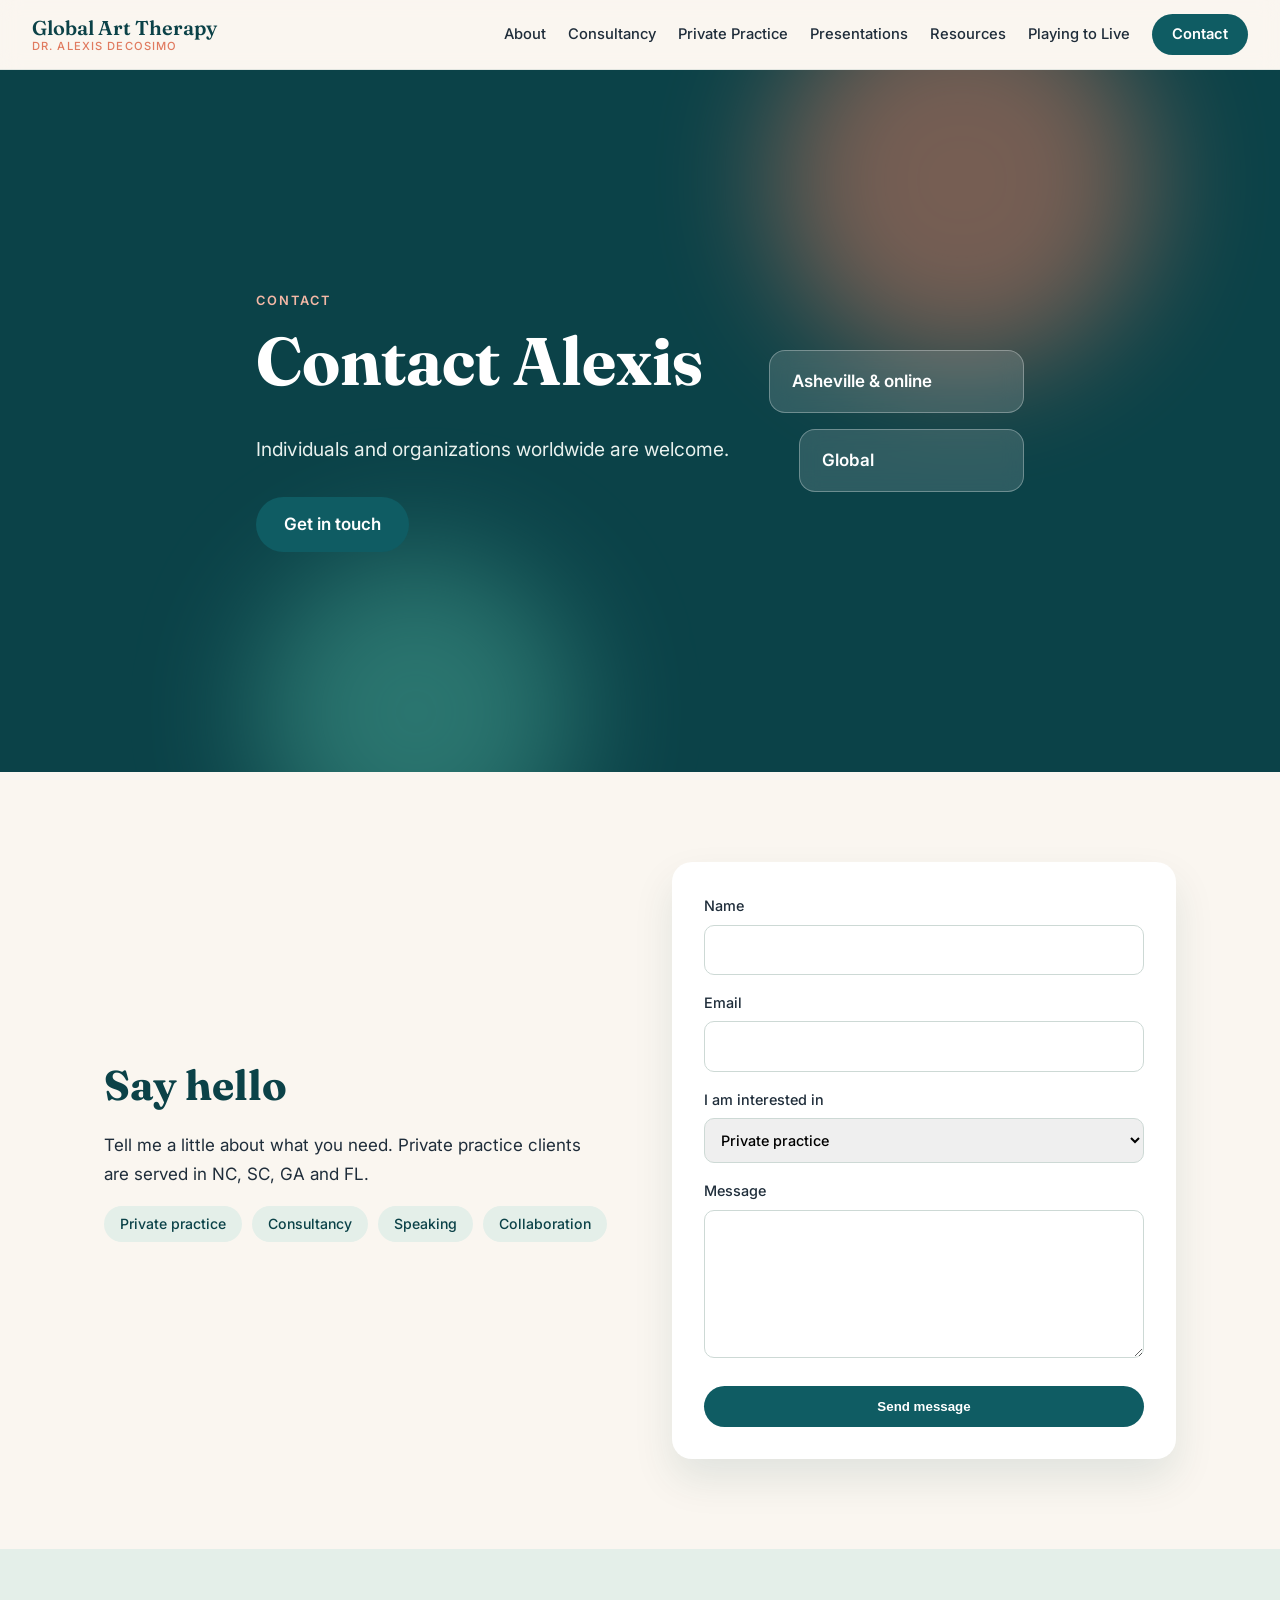
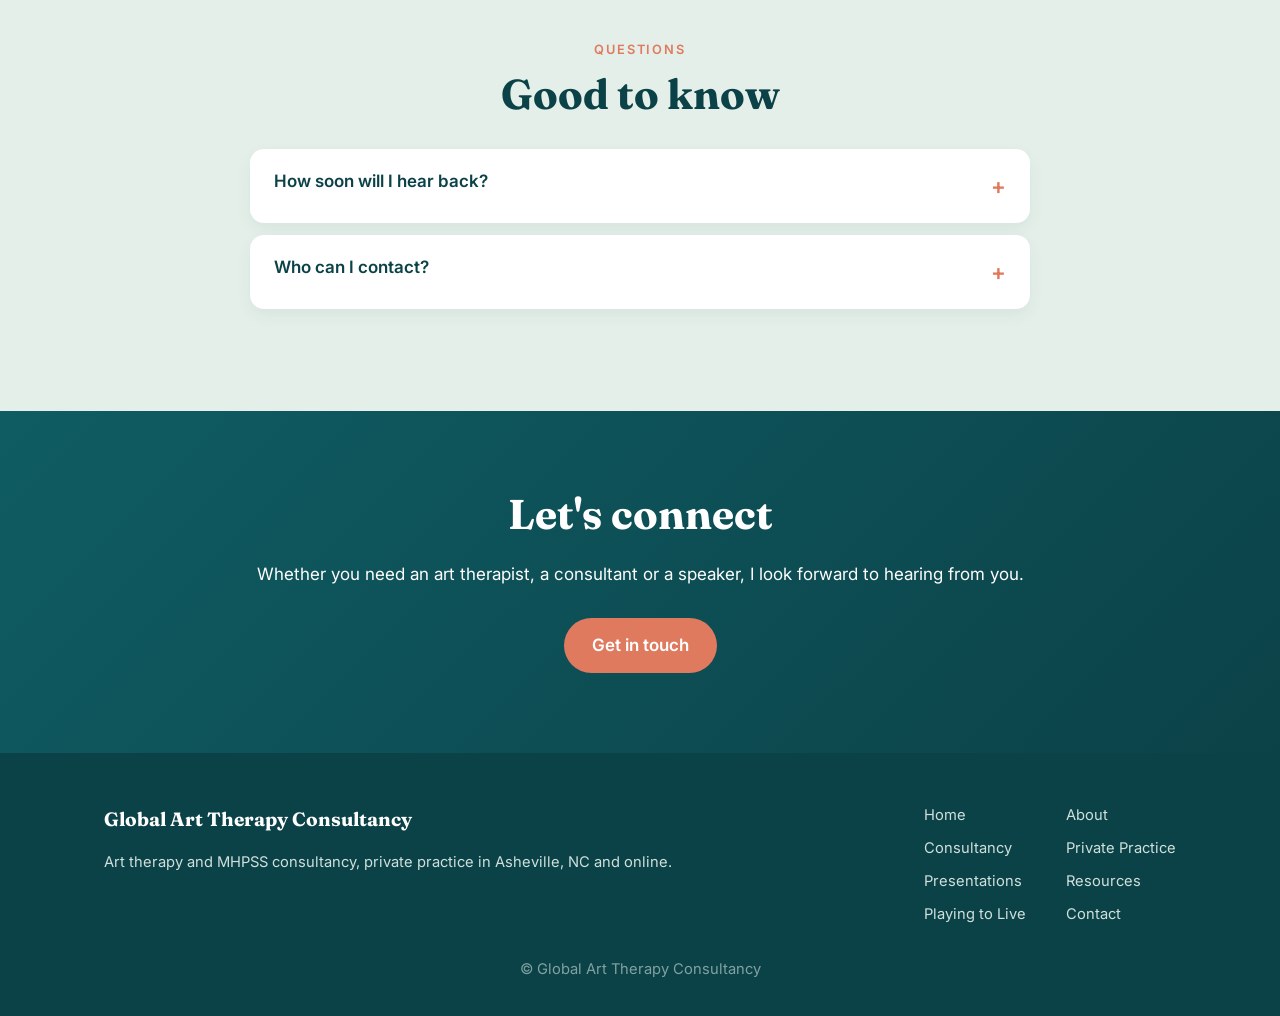
<file: contact.html>
<!doctype html><html lang="en"><head><meta charset="utf-8"><meta name="viewport" content="width=device-width,initial-scale=1"><title>Contact | Global Art Therapy Consultancy</title><link rel="preconnect" href="https://fonts.googleapis.com"><link href="https://fonts.googleapis.com/css2?family=Fraunces:wght@500;600&family=Inter:wght@400;500;600&display=swap" rel="stylesheet"><link rel="stylesheet" href="style.css"></head><body><div id="pg"></div>
<header class="nav"><a class="logo" href="index.html">Global Art Therapy<small>Dr. Alexis Decosimo</small></a><nav id="m"><a href="about.html">About</a><a href="consultancy.html">Consultancy</a><a href="private-practice.html">Private Practice</a><a href="presentations.html">Presentations</a><a href="resources.html">Resources</a><a href="playing-to-live.html">Playing to Live</a><a class="btn sm" href="contact.html">Contact</a></nav><button id="t" aria-label="Menu">&#9776;</button></header>
<section class="hero"><div class="bg" style="background-image:url(https://images.squarespace-cdn.com/content/v1/5a782e3ebce176c268dc74e1/1522865684624-JMBILYSM9EPSMUNY598B/IMG_3287.jpeg)"></div><div class="blob b1"></div><div class="blob b2"></div><div class="wrap hw"><div><p class="eyebrow">Contact</p><h1>Contact Alexis</h1><p class="lead">Individuals and organizations worldwide are welcome.</p><a class="btn" href="contact.html">Get in touch</a></div><div class="chips"><div class="chip">Asheville &amp; online</div><div class="chip">Global</div></div></div></section>
<section class="sec "><div class="wrap"><div class="split"><div class="rv"><h2>Say hello</h2><p>Tell me a little about what you need. Private practice clients are served in NC, SC, GA and FL.</p><ul class="tags"><li>Private practice</li><li>Consultancy</li><li>Speaking</li><li>Collaboration</li></ul></div><form class="rv" id="f"><label>Name<input required></label><label>Email<input type="email" required></label><label>I am interested in<select><option>Private practice</option><option>Consultancy</option><option>Presentations &amp; workshops</option><option>Other</option></select></label><label>Message<textarea rows="5" required></textarea></label><button class="btn">Send message</button><p id="ok" hidden>Thank you, your message has been noted.</p></form></div></div></section><section class="sec alt"><div class="wrap"><div class="center rv"><p class="eyebrow">Questions</p><h2>Good to know</h2></div><div class="faq rv"><details><summary>How soon will I hear back?</summary><p>I will reply as soon as I can.</p></details><details><summary>Who can I contact?</summary><p>Individuals and organizations worldwide.</p></details></div></div></section>
<section class="cta"><div class="wrap rv"><h2>Let's connect</h2><p>Whether you need an art therapist, a consultant or a speaker, I look forward to hearing from you.</p><a class="btn" href="contact.html">Get in touch</a></div></section>
<footer><div class="wrap"><div><strong>Global Art Therapy Consultancy</strong><p>Art therapy and MHPSS consultancy, private practice in Asheville, NC and online.</p></div><div class="fl"><a href="index.html">Home</a><a href="about.html">About</a><a href="consultancy.html">Consultancy</a><a href="private-practice.html">Private Practice</a><a href="presentations.html">Presentations</a><a href="resources.html">Resources</a><a href="playing-to-live.html">Playing to Live</a><a href="contact.html">Contact</a></div></div><p class="cp">&copy; Global Art Therapy Consultancy</p></footer><script src="main.js"></script></body></html>
</file>
<file: style.css>
:root{--teal:#0f5c63;--teal2:#0b4248;--sage:#e4efe9;--coral:#e07a5f;--cream:#faf6f0;--ink:#1f2d3a}
*{box-sizing:border-box}html{scroll-behavior:smooth}body{margin:0;font:17px/1.7 Inter,sans-serif;color:var(--ink);background:var(--cream)}
img{max-width:100%;display:block}a{color:inherit;text-decoration:none}
h1,h2,h3{font-family:Fraunces,serif;line-height:1.15;margin:0 0 .5em;color:var(--teal2)}h1{font-size:clamp(2.4rem,6vw,4.2rem)}h2{font-size:clamp(1.8rem,4vw,2.6rem)}
.wrap{max-width:1120px;margin:auto;padding:0 24px}.center{text-align:center}.lead{font-size:1.2rem;max-width:720px}.center .lead{margin:auto}
.eyebrow{text-transform:uppercase;letter-spacing:.15em;font-size:.8rem;font-weight:600;color:var(--coral);margin:0 0 .8em}
.nav{position:sticky;top:0;z-index:20;display:flex;justify-content:space-between;align-items:center;padding:14px 32px;background:rgba(250,246,240,.82);backdrop-filter:blur(10px);border-bottom:1px solid rgba(15,92,99,.1)}
.logo{font-family:Fraunces,serif;font-weight:600;font-size:1.25rem;color:var(--teal2);line-height:1.1}.logo small{display:block;font:500 .7rem Inter;letter-spacing:.1em;text-transform:uppercase;color:var(--coral)}
.nav nav{display:flex;gap:22px;align-items:center;font-size:.92rem;font-weight:500}.nav nav a:not(.btn):hover,.nav .on{color:var(--coral)}#t{display:none;background:none;border:0;font-size:1.6rem;color:var(--teal2)}
.btn{display:inline-block;background:var(--teal);color:#fff;padding:13px 28px;border-radius:99px;font-weight:600;border:0;cursor:pointer;margin-top:12px;transition:.25s}.btn:hover{background:var(--coral);transform:translateY(-2px)}.btn.sm{padding:8px 20px;margin:0}
.hero{min-height:78vh;display:flex;align-items:center;color:#fff;background:linear-gradient(100deg,rgba(11,66,72,.92),rgba(11,66,72,.55)),var(--bg) center/cover}.hero h1{color:#fff}.hero .eyebrow{color:#f4b8a6}.hero .lead{color:#e8f1ee}
.sec{padding:90px 0}.alt{background:var(--sage)}
.split{display:grid;grid-template-columns:1fr 1fr;gap:64px;align-items:center}.rev img{order:2}.split img{border-radius:20px;box-shadow:0 24px 50px rgba(11,66,72,.18);width:100%;aspect-ratio:4/3;object-fit:cover}
.grid{display:grid;grid-template-columns:repeat(auto-fit,minmax(240px,1fr));gap:24px}.card{background:#fff;border-radius:18px;overflow:hidden;box-shadow:0 8px 24px rgba(11,66,72,.08);transition:.3s}.card:hover{transform:translateY(-8px);box-shadow:0 20px 40px rgba(11,66,72,.16)}
.card img{height:180px;width:100%;object-fit:cover}.card div{padding:22px}.card h3{font-size:1.2rem}.card p{font-size:.95rem;margin:0 0 .8em}.card span{color:var(--coral);font-weight:600;font-size:.9rem}
.tags{list-style:none;padding:0;display:flex;flex-wrap:wrap;gap:10px}.tags li{background:var(--sage);color:var(--teal2);padding:6px 16px;border-radius:99px;font-size:.88rem;font-weight:500}.alt .tags li{background:#fff}
.logo-img{margin:auto;max-height:200px;width:auto}
.cta{background:linear-gradient(135deg,var(--teal),var(--teal2));color:#fff;text-align:center;padding:80px 0}.cta h2{color:#fff}.cta .btn{background:var(--coral)}
form{display:grid;gap:16px;background:#fff;padding:32px;border-radius:20px;box-shadow:0 20px 40px rgba(11,66,72,.1)}label{display:grid;gap:6px;font-weight:500;font-size:.9rem}input,select,textarea{font:inherit;padding:12px;border:1px solid #cdd9d5;border-radius:10px}input:focus,select:focus,textarea:focus{outline:2px solid var(--teal)}
footer{background:var(--teal2);color:#cfe0dc;padding:50px 0 20px;font-size:.92rem}footer .wrap{display:flex;justify-content:space-between;gap:30px;flex-wrap:wrap}footer strong{color:#fff;font-family:Fraunces,serif;font-size:1.2rem}.fl{display:grid;grid-template-columns:1fr 1fr;gap:8px 32px}.fl a:hover{color:#fff}.cp{text-align:center;opacity:.6;margin-top:30px}
.rv{opacity:0;transform:translateY(30px);transition:1s cubic-bezier(.2,.7,.2,1)}.rv.in{opacity:1;transform:none}
@media(max-width:860px){.split{grid-template-columns:1fr;gap:32px}.rev img{order:0}.sec{padding:60px 0}#t{display:block}.nav nav{display:none;position:absolute;top:100%;left:0;right:0;flex-direction:column;background:var(--cream);padding:20px;gap:14px}.nav nav.open{display:flex}}
@media(prefers-reduced-motion:reduce){.rv{opacity:1;transform:none;transition:none}}
#pg{position:fixed;top:0;left:0;height:3px;width:0;background:var(--coral);z-index:50}
.hero{position:relative;overflow:hidden;background:var(--teal2)}.hero .bg{position:absolute;inset:-10%;background-size:cover;background-position:center;opacity:.35}.hero .wrap{position:relative}
.hw{display:grid;grid-template-columns:1.3fr .7fr;gap:40px;align-items:center;padding-top:60px;padding-bottom:60px}
.blob{position:absolute;border-radius:50%;filter:blur(60px);opacity:.5;animation:fl 12s ease-in-out infinite}.b1{width:380px;height:380px;background:var(--coral);top:-80px;right:10%}.b2{width:320px;height:320px;background:#4aa896;bottom:-100px;left:20%;animation-delay:-5s}
@keyframes fl{50%{transform:translate(40px,30px) scale(1.15)}}
.chips{display:grid;gap:16px}.chip{background:rgba(255,255,255,.14);backdrop-filter:blur(10px);border:1px solid rgba(255,255,255,.3);padding:16px 22px;border-radius:16px;font-weight:600;animation:fl 8s ease-in-out infinite}.chip:nth-child(2){margin-left:30px;animation-delay:-2s}.chip:nth-child(3){animation-delay:-4s}
.imgw{border-radius:20px;overflow:hidden;box-shadow:0 24px 50px rgba(11,66,72,.18)}.imgw img{width:100%;aspect-ratio:4/3;object-fit:cover;transition:.8s}.imgw:hover img{transform:scale(1.08)}.split img{box-shadow:none;border-radius:0}
.mq{overflow:hidden;background:var(--teal);color:#fff;padding:22px 0;white-space:nowrap}.mt{display:inline-flex;gap:60px;animation:mq 28s linear infinite;font-family:Fraunces,serif;font-size:1.3rem;padding-right:60px}.mq:hover .mt{animation-play-state:paused}@keyframes mq{to{transform:translateX(-50%)}}
.teal{background:var(--teal2);color:#fff;padding:70px 0}.stats{display:flex;justify-content:space-around;flex-wrap:wrap;gap:30px;text-align:center}.stats b{display:block;font:600 3.4rem Fraunces,serif;color:#f4b8a6}.stats span{font-size:.95rem}
.sl{position:relative;border-radius:24px;overflow:hidden;height:440px;box-shadow:0 24px 50px rgba(11,66,72,.2)}.sd{position:absolute;inset:0;opacity:0;transition:opacity .9s}.sd.on{opacity:1}.sd img{width:100%;height:100%;object-fit:cover}.cap{position:absolute;left:24px;bottom:50px;max-width:420px;background:rgba(255,255,255,.2);backdrop-filter:blur(8px);border:1px solid rgba(255,255,255,.4);padding:22px;border-radius:18px;color:#fff}.cap h3{color:#fff;margin:0 0 6px}.cap p{margin:0}
.dots{position:absolute;bottom:16px;left:0;right:0;display:flex;justify-content:center;gap:8px}.dots i{width:10px;height:10px;border-radius:50%;background:rgba(255,255,255,.5);cursor:pointer}.dots i.on{background:var(--coral);width:28px;border-radius:99px}
.quote{background:linear-gradient(135deg,var(--sage),#f6e3d9);text-align:center;padding:90px 0}.quote p{font:500 clamp(1.5rem,3.5vw,2.4rem) Fraunces,serif;color:var(--teal2);max-width:800px;margin:0 auto 12px}.quote span{color:var(--coral);font-weight:600}
.faq{max-width:780px;margin:30px auto 0}details{background:#fff;border-radius:14px;margin-bottom:12px;padding:18px 24px;box-shadow:0 6px 16px rgba(11,66,72,.06)}summary{cursor:pointer;font-weight:600;color:var(--teal2);list-style:none;display:flex;justify-content:space-between}summary:after{content:"+";color:var(--coral);font-size:1.4rem;transition:.3s}details[open] summary:after{transform:rotate(45deg)}details p{margin:12px 0 0}
.steps{display:grid;grid-template-columns:repeat(auto-fit,minmax(210px,1fr));gap:22px;margin-top:36px}.step{background:#fff;border-radius:18px;padding:28px;box-shadow:0 8px 24px rgba(11,66,72,.08);transition:.3s}.step:hover{transform:translateY(-8px);background:var(--teal);color:#fff}.step:hover h3{color:#fff}.step i{display:grid;place-items:center;width:44px;height:44px;border-radius:50%;background:var(--coral);color:#fff;font-style:normal;font-weight:600;margin-bottom:14px}
.tabs{max-width:820px;margin:36px auto 0}.tb{display:flex;gap:10px;flex-wrap:wrap;justify-content:center;margin-bottom:20px}.tb button{font:600 .95rem Inter;padding:10px 22px;border-radius:99px;border:2px solid var(--teal);background:none;color:var(--teal);cursor:pointer;transition:.25s}.tb button.on,.tb button:hover{background:var(--teal);color:#fff}.tp{display:none;background:#fff;padding:30px;border-radius:18px;font-size:1.1rem;animation:fi .5s}.tp.on{display:block}@keyframes fi{from{opacity:0;transform:translateY(10px)}}
.tl{max-width:720px;margin:40px auto 0;border-left:3px solid var(--sage);padding-left:30px}.ti{position:relative;margin-bottom:30px}.ti:before{content:"";position:absolute;left:-40px;top:6px;width:16px;height:16px;border-radius:50%;background:var(--coral);box-shadow:0 0 0 5px var(--cream)}.ti b{font-family:Fraunces,serif;font-size:1.4rem;color:var(--teal)}.ti p{margin:4px 0 0}
.tilt{transition:transform .15s,box-shadow .3s}
@media(max-width:860px){.hw{grid-template-columns:1fr}.chips{display:flex;flex-wrap:wrap}.sl{height:340px}}
</file>
